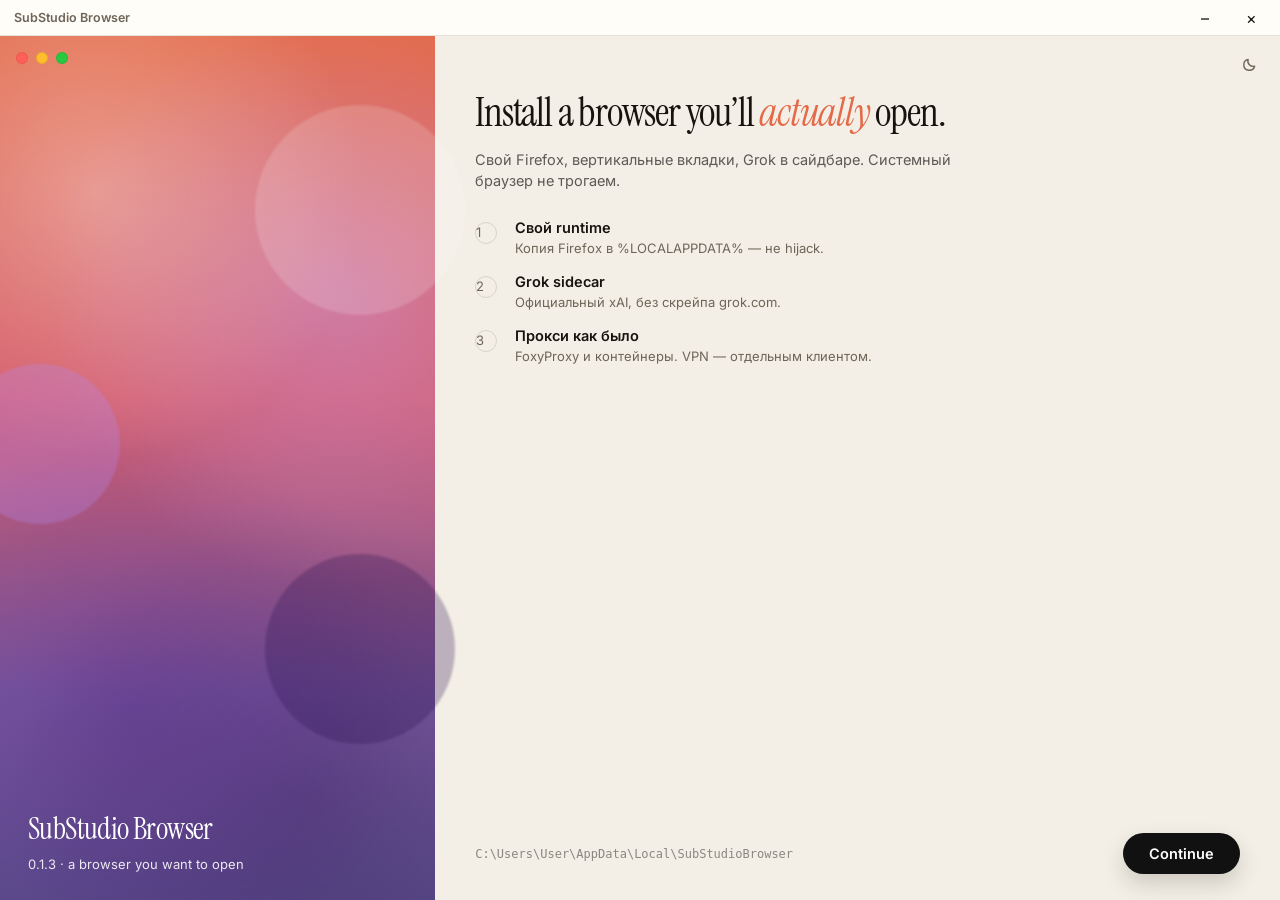
<file: setup/gui/ui/index.html>
<!DOCTYPE html>
<html lang="ru">
<head>
  <meta charset="utf-8">
  <meta name="viewport" content="width=device-width, initial-scale=1">
  <title>SubStudio Browser</title>
  <link rel="stylesheet" href="styles.css">
</head>
<body>
  <div class="stage">
    <section class="window" aria-label="SubStudio Browser installer">
      <header class="caption nodrag">
        <span class="caption-title">SubStudio Browser</span>
        <div class="caption-btns">
          <button type="button" id="btn-min" title="Minimize" aria-label="Minimize">–</button>
          <button type="button" id="btn-win-close" title="Close" aria-label="Close">×</button>
        </div>
      </header>
      <button class="theme-toggle nodrag" id="btn-theme" type="button" title="Theme" aria-label="Theme">
        <svg class="moon" width="16" height="16" viewBox="0 0 16 16" fill="none" aria-hidden="true">
          <path d="M12.6 10.2A5.4 5.4 0 0 1 6.1 3.4 5.5 5.5 0 1 0 12.6 10.2z" stroke="currentColor" stroke-width="1.4" stroke-linejoin="round"/>
        </svg>
        <svg class="sun" width="16" height="16" viewBox="0 0 16 16" fill="none" aria-hidden="true">
          <circle cx="8" cy="8" r="2.6" stroke="currentColor" stroke-width="1.4"/>
          <path d="M8 2.2v1.4M8 12.4v1.4M2.2 8h1.4M12.4 8h1.4M3.9 3.9l1 1M11.1 11.1l1 1M3.9 12.1l1-1M11.1 4.9l1-1" stroke="currentColor" stroke-width="1.4" stroke-linecap="round"/>
        </svg>
      </button>
      <aside class="art drag">
        <div class="traffic" aria-hidden="true">
          <b class="r"></b>
          <b class="y"></b>
          <b class="g"></b>
        </div>
        <i class="orb orb-a"></i>
        <i class="orb orb-b"></i>
        <i class="orb orb-c"></i>
        <div class="brand">
          <h2>SubStudio Browser</h2>
          <p><span id="ver">0.1.3</span> · a browser you want to open</p>
        </div>
      </aside>

      <main class="pane">
        <section class="screen on" id="screen-welcome">
          <h1>Install a browser you’ll <em>actually</em> open.</h1>
          <p class="lede">Свой Firefox, вертикальные вкладки, Grok в сайдбаре. Системный браузер не трогаем.</p>
          <ol class="features">
            <li>
              <span class="num">1</span>
              <div>
                <strong>Свой runtime</strong>
                <span>Копия Firefox в %LOCALAPPDATA% — не hijack.</span>
              </div>
            </li>
            <li>
              <span class="num">2</span>
              <div>
                <strong>Grok sidecar</strong>
                <span>Официальный xAI, без скрейпа grok.com.</span>
              </div>
            </li>
            <li>
              <span class="num">3</span>
              <div>
                <strong>Прокси как было</strong>
                <span>FoxyProxy и контейнеры. VPN — отдельным клиентом.</span>
              </div>
            </li>
          </ol>
          <div class="grow"></div>
          <div class="footer">
            <div class="path" id="dest-path">C:\Users\User\AppData\Local\SubStudioBrowser</div>
            <button class="primary nodrag" id="btn-continue" type="button">Continue</button>
          </div>
        </section>

        <section class="screen" id="screen-runtime">
          <h1>How should Grok live?</h1>
          <p class="lede">Unsigned sidecar на обычном Firefox Release не держится. Честный выбор.</p>
          <div class="cards nodrag">
            <button class="card on" type="button" data-mode="esr" id="card-esr">
              <span class="ico" aria-hidden="true">
                <svg width="18" height="18" viewBox="0 0 18 18" fill="none">
                  <path d="M9 2.2l1.2 3.4h3.6l-2.9 2.1 1.1 3.5L9 9.2 5.99 11.2l1.11-3.5-2.9-2.1h3.6L9 2.2z" fill="currentColor"/>
                </svg>
              </span>
              <span>
                <strong>Fetch Firefox ESR</strong>
                <span>Официальный ESR в папку SubStudio. Sidecar ставится. Рекомендуем.</span>
              </span>
            </button>
            <button class="card" type="button" data-mode="copy" id="card-copy">
              <span class="ico" aria-hidden="true">
                <svg width="18" height="18" viewBox="0 0 18 18" fill="none">
                  <rect x="6" y="5" width="8" height="10" rx="1.4" stroke="currentColor" stroke-width="1.4"/>
                  <path d="M4.2 12.2V3.8A1.2 1.2 0 0 1 5.4 2.6h6" stroke="currentColor" stroke-width="1.4"/>
                </svg>
              </span>
              <span>
                <strong>Copy the Firefox I already have</strong>
                <span>Быстрее. На Release сайдбар Grok может отвалиться.</span>
              </span>
            </button>
          </div>
          <div class="grow"></div>
          <div class="footer">
            <button class="link" id="btn-back" type="button">Back</button>
            <button class="primary" id="btn-install" type="button">Install SubStudio</button>
          </div>
        </section>

        <section class="screen" id="screen-installing">
          <h1>Putting the studio on this machine.</h1>
          <p class="status" id="install-status">Fetching Grok sidecar...</p>
          <div class="bar" aria-valuemin="0" aria-valuemax="100" aria-valuenow="8">
            <i id="bar-fill"></i>
          </div>
          <p class="hint" id="install-hint">Это не системный браузер. Можно закрыть окно — докачаем в фоне.</p>
          <div class="grow"></div>
          <div class="footer">
            <div class="meta">~90 MB · private profile</div>
            <div class="working" id="install-phase">Working</div>
            <div class="fail-actions" id="fail-actions" hidden>
              <button class="link nodrag" id="btn-fail-close" type="button">Close</button>
              <button class="primary nodrag" id="btn-retry" type="button">Retry</button>
            </div>
          </div>
        </section>

        <section class="screen" id="screen-done">
          <div class="done-mark" aria-hidden="true">
            <svg width="18" height="18" viewBox="0 0 18 18" fill="none">
              <path d="M4 9.2l3.2 3.2L14 5.6" stroke="currentColor" stroke-width="2" stroke-linecap="round" stroke-linejoin="round"/>
            </svg>
          </div>
          <h1>It’s yours.</h1>
          <p class="lede" id="done-copy">SubStudio Browser 0.1.3 готов. Обновления прилетят с GitHub Releases, не из магазина Mozilla.</p>
          <ul class="tips">
            <li>
              <i>⌘K</i>
              <span><strong>Ctrl+K</strong> — Командная строка, как в Dia.</span>
            </li>
            <li>
              <i>@</i>
              <span><strong>@tab</strong> — Grok видит вкладки, если разрешишь.</span>
            </li>
          </ul>
          <div class="grow"></div>
          <div class="footer">
            <button class="link" id="btn-folder" type="button">Open folder</button>
            <button class="primary" id="btn-launch" type="button">Launch SubStudio</button>
          </div>
        </section>
      </main>
    </section>
  </div>
  <script src="app.js"></script>
</body>
</html>
</file>
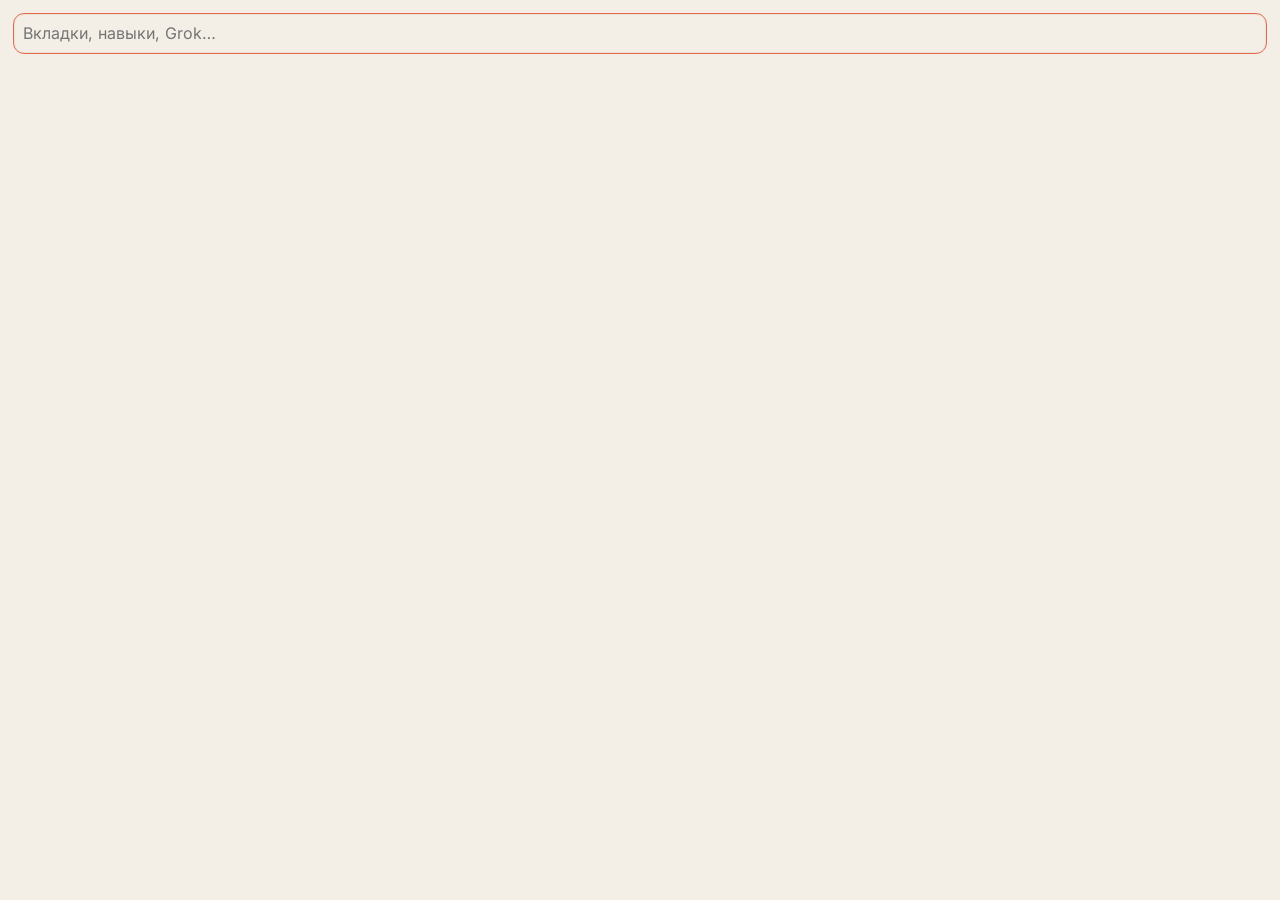
<file: extension/command/command.html>
<!DOCTYPE html>
<html lang="ru">
  <head>
    <meta charset="utf-8" />
    <title>Команды</title>
    <link rel="stylesheet" href="../ui.css" />
  </head>
  <body>
    <div class="cmd">
      <input id="q" type="text" placeholder="Вкладки, навыки, Grok…" autofocus />
      <div id="hits"></div>
    </div>
    <script type="module" src="command.js"></script>
  </body>
</html>
</file>
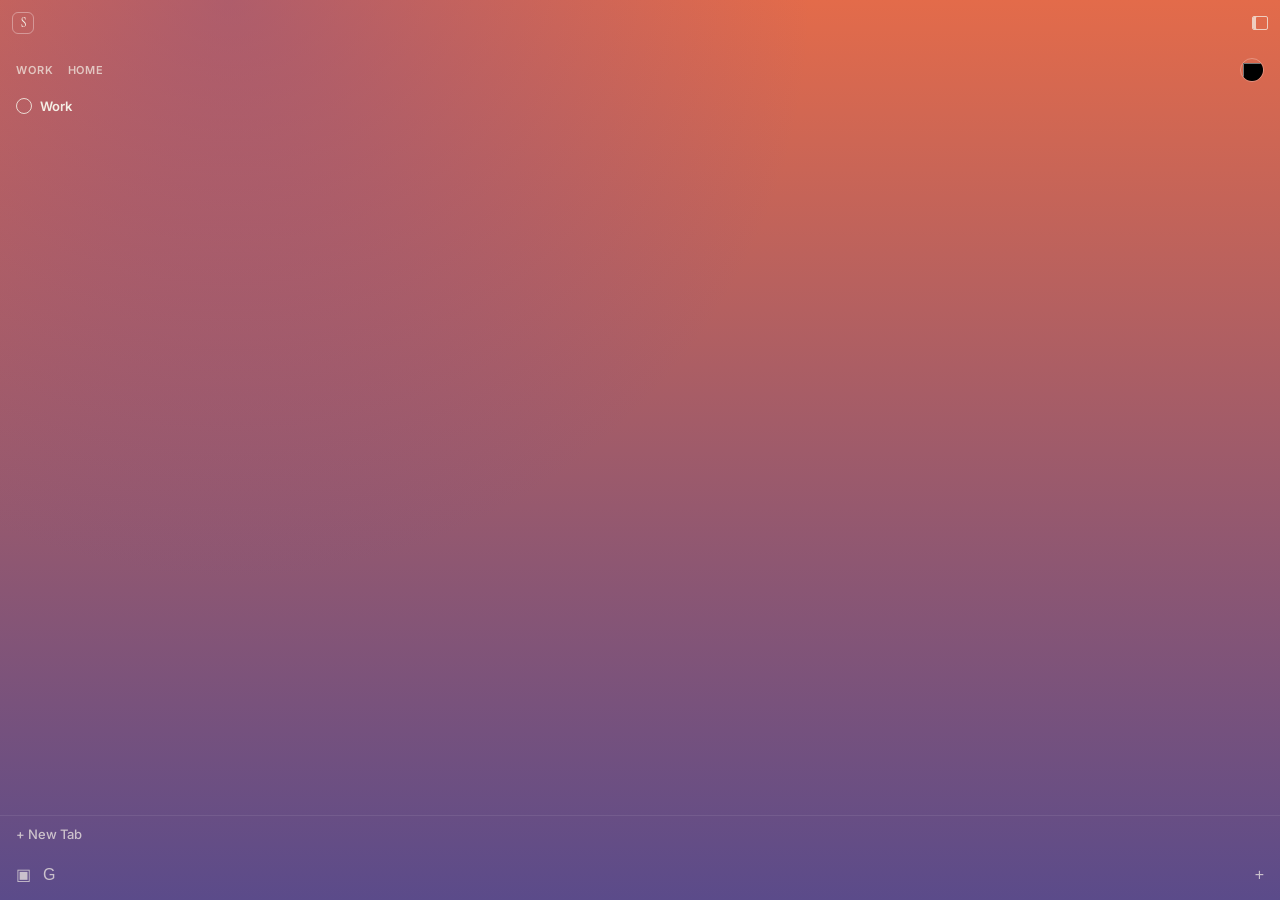
<file: extension/nav/nav.html>
<!DOCTYPE html>
<html lang="ru">
  <head>
    <meta charset="utf-8" />
    <title>Spaces</title>
    <link rel="stylesheet" href="nav.css" />
  </head>
  <body>
    <div class="spacebar" id="spacebar">
      <header class="tools">
        <button type="button" id="logo" title="SubStudio">S</button>
        <span class="grow"></span>
        <button type="button" id="collapse" title="Sidebar" aria-label="Collapse sidebar">
          <span class="win" aria-hidden="true"></span>
        </button>
      </header>

      <section class="pins" id="pins" aria-label="Pinned favorites"></section>

      <nav class="spaces" aria-label="Spaces">
        <button type="button" id="space-work" data-space="work">WORK</button>
        <button type="button" id="space-home" data-space="home">HOME</button>
        <span class="grow"></span>
        <label class="swatch" title="Space color">
          <input id="space-color" type="color" aria-label="Space color" />
        </label>
      </nav>

      <section class="list">
        <div class="space-head" id="space-head">
          <span class="globe" aria-hidden="true"></span>
          <span id="space-name">Work</span>
        </div>
        <div id="folders"></div>
        <div id="tabs"></div>
      </section>

      <button class="newtab" id="newtab" type="button">+ New Tab</button>

      <footer class="dock">
        <button type="button" id="library" title="Library" aria-label="Library">▣</button>
        <button type="button" id="grok-toggle" title="Grok (Ctrl+\\)" aria-label="Toggle Grok">G</button>
        <span class="grow"></span>
        <button type="button" id="add" title="Pin or new folder" aria-label="Add">+</button>
      </footer>
    </div>

    <menu id="menu" hidden>
      <button type="button" data-act="pin">Pin</button>
      <button type="button" data-act="unpin">Unpin</button>
      <button type="button" data-act="work">Move to Work</button>
      <button type="button" data-act="home">Move to Home</button>
      <button type="button" data-act="folder">Add to folder…</button>
      <button type="button" data-act="close">Close</button>
    </menu>

    <script type="module" src="nav.js"></script>
  </body>
</html>
</file>
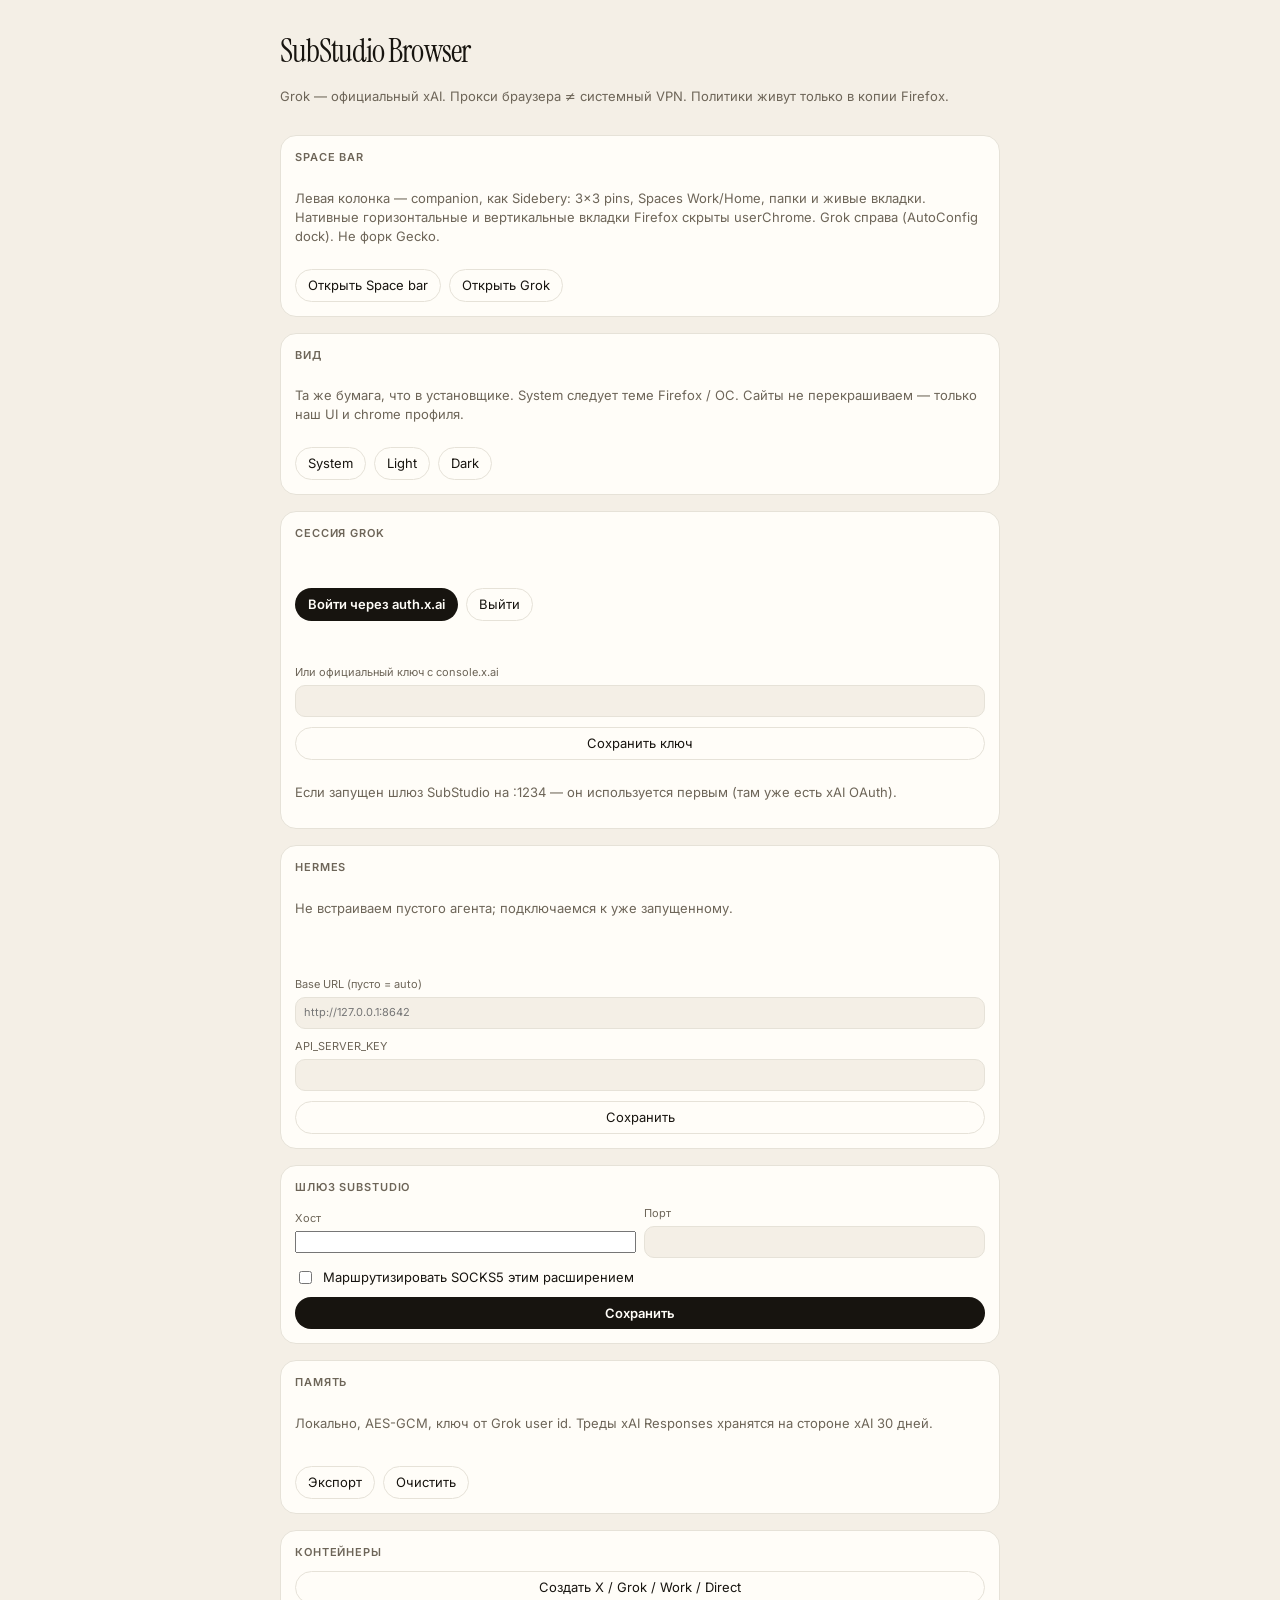
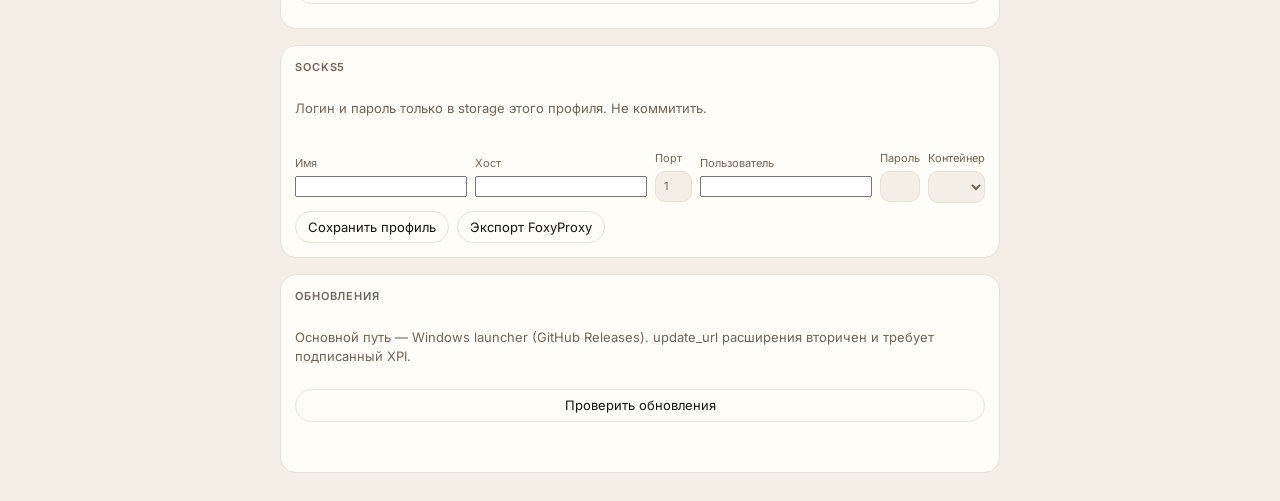
<file: extension/options/options.html>
<!DOCTYPE html>
<html lang="ru">
  <head>
    <meta charset="utf-8" />
    <title>SubStudio Browser</title>
    <link rel="stylesheet" href="../ui.css" />
  </head>
  <body>
    <main class="wrap">
      <header>
        <h1>SubStudio Browser <span class="muted" id="ver"></span></h1>
        <p class="muted">Grok — официальный xAI. Прокси браузера ≠ системный VPN. Политики живут только в копии Firefox.</p>
      </header>

      <section class="card">
        <h2>Space bar</h2>
        <p class="muted">Левая колонка — companion, как Sidebery: 3×3 pins, Spaces Work/Home, папки и живые вкладки. Нативные горизонтальные и вертикальные вкладки Firefox скрыты userChrome. Grok справа (AutoConfig dock). Не форк Gecko.</p>
        <div class="row">
          <button type="button" id="open-spaces">Открыть Space bar</button>
          <button type="button" id="open-grok">Открыть Grok</button>
        </div>
      </section>

      <section class="card">
        <h2>Вид</h2>
        <p class="muted">Та же бумага, что в установщике. System следует теме Firefox / ОС. Сайты не перекрашиваем — только наш UI и chrome профиля.</p>
        <div class="theme-picks">
          <button type="button" data-theme-mode="system">System</button>
          <button type="button" data-theme-mode="light">Light</button>
          <button type="button" data-theme-mode="dark">Dark</button>
        </div>
      </section>

      <section class="card">
        <h2>Сессия Grok</h2>
        <p id="session" class="muted"></p>
        <div class="row">
          <button id="login" class="primary" type="button">Войти через auth.x.ai</button>
          <button id="logout" type="button">Выйти</button>
        </div>
        <p id="device" class="mono"></p>
        <label class="field">Или официальный ключ с console.x.ai
          <input id="apikey" type="password" autocomplete="off" />
        </label>
        <button id="save-key" type="button">Сохранить ключ</button>
        <p class="muted">Если запущен шлюз SubStudio на :1234 — он используется первым (там уже есть xAI OAuth).</p>
      </section>

      <section class="card">
        <h2>Hermes</h2>
        <p class="muted">Не встраиваем пустого агента; подключаемся к уже запущенному.</p>
        <p id="hermes-status" class="muted"></p>
        <label class="field">Base URL (пусто = auto)
          <input id="hermes-url" type="text" placeholder="http://127.0.0.1:8642" />
        </label>
        <label class="field">API_SERVER_KEY
          <input id="hermes-key" type="password" autocomplete="off" />
        </label>
        <button id="save-hermes" type="button">Сохранить</button>
      </section>

      <section class="card">
        <h2>Шлюз SubStudio</h2>
        <div class="row">
          <label class="field">Хост<input id="host" /></label>
          <label class="field">Порт<input id="port" type="number" /></label>
        </div>
        <label class="row"><input id="proxy-enabled" type="checkbox" /> Маршрутизировать SOCKS5 этим расширением</label>
        <button id="save-settings" class="primary" type="button">Сохранить</button>
      </section>

      <section class="card">
        <h2>Память</h2>
        <p class="muted">Локально, AES-GCM, ключ от Grok user id. Треды xAI Responses хранятся на стороне xAI 30 дней.</p>
        <div id="notes"></div>
        <div class="row">
          <button id="export-mem" type="button">Экспорт</button>
          <button id="clear-mem" type="button">Очистить</button>
        </div>
      </section>

      <section class="card">
        <h2>Контейнеры</h2>
        <button id="ensure" type="button">Создать X / Grok / Work / Direct</button>
        <div id="containers"></div>
      </section>

      <section class="card">
        <h2>SOCKS5</h2>
        <p class="muted">Логин и пароль только в storage этого профиля. Не коммитить.</p>
        <div id="proxies"></div>
        <form id="proxy-form" class="row" style="flex-wrap:wrap">
          <input type="hidden" name="id" />
          <label class="field">Имя<input name="name" /></label>
          <label class="field">Хост<input name="host" required /></label>
          <label class="field">Порт<input name="port" type="number" value="1080" /></label>
          <label class="field">Пользователь<input name="username" autocomplete="off" /></label>
          <label class="field">Пароль<input name="password" type="password" autocomplete="new-password" /></label>
          <label class="field">Контейнер<select name="cookieStoreId" id="proxy-container"></select></label>
          <button type="submit">Сохранить профиль</button>
          <button id="export-foxy" type="button">Экспорт FoxyProxy</button>
        </form>
      </section>

      <section class="card">
        <h2>Обновления</h2>
        <p class="muted">Основной путь — Windows launcher (GitHub Releases). update_url расширения вторичен и требует подписанный XPI.</p>
        <button id="check-upd" type="button">Проверить обновления</button>
        <p id="upd" class="muted"></p>
      </section>
    </main>
    <script type="module" src="options.js"></script>
  </body>
</html>
</file>
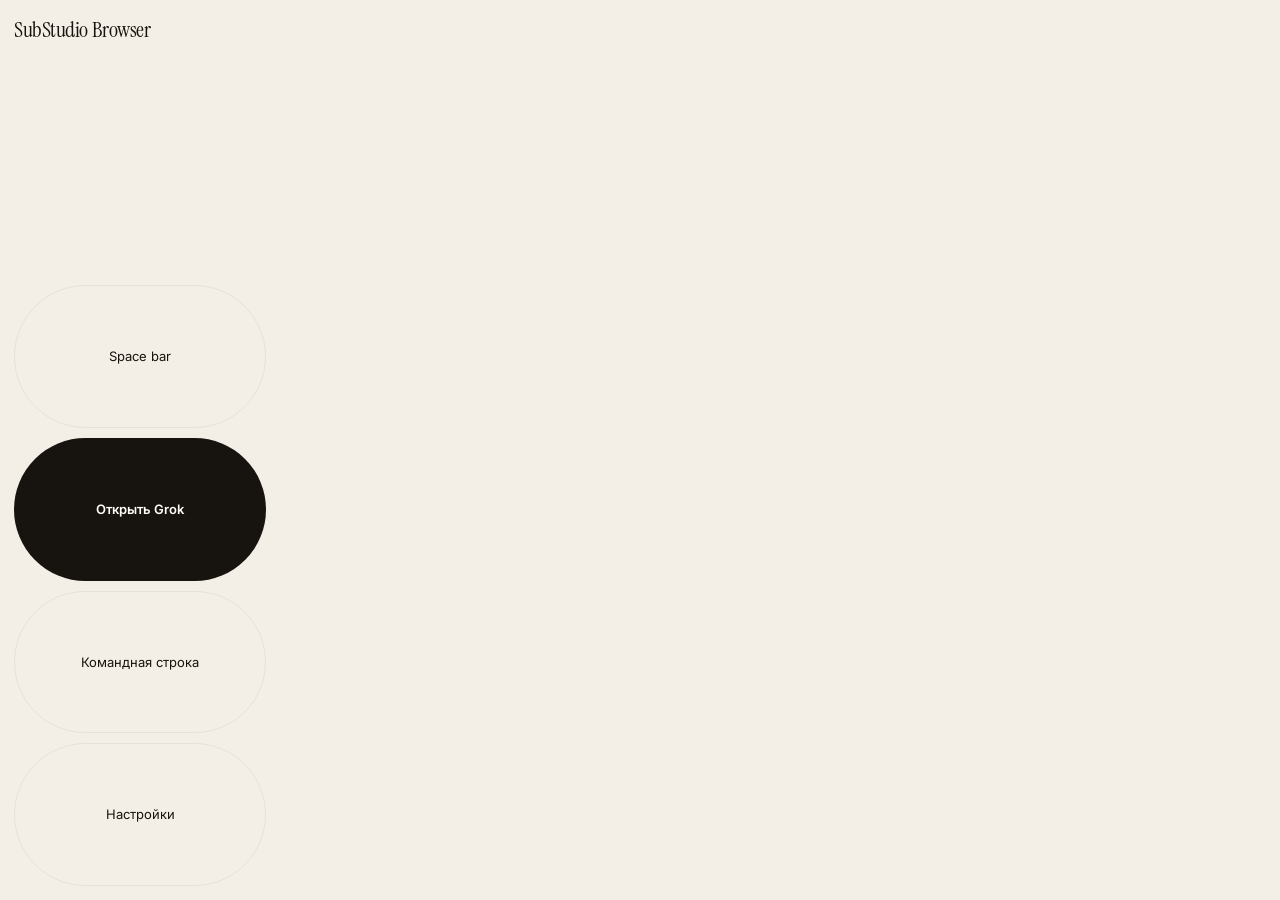
<file: extension/popup/popup.html>
<!DOCTYPE html>
<html lang="ru">
  <head>
    <meta charset="utf-8" />
    <title>SubStudio</title>
    <link rel="stylesheet" href="../ui.css" />
  </head>
  <body class="popup">
    <strong class="brand">SubStudio Browser</strong>
    <span id="s" class="muted"></span>
    <button id="spaces" type="button">Space bar</button>
    <button id="side" class="primary" type="button">Открыть Grok</button>
    <button id="cmd" type="button">Командная строка</button>
    <button id="opt" type="button">Настройки</button>
    <script type="module" src="popup.js"></script>
  </body>
</html>
</file>
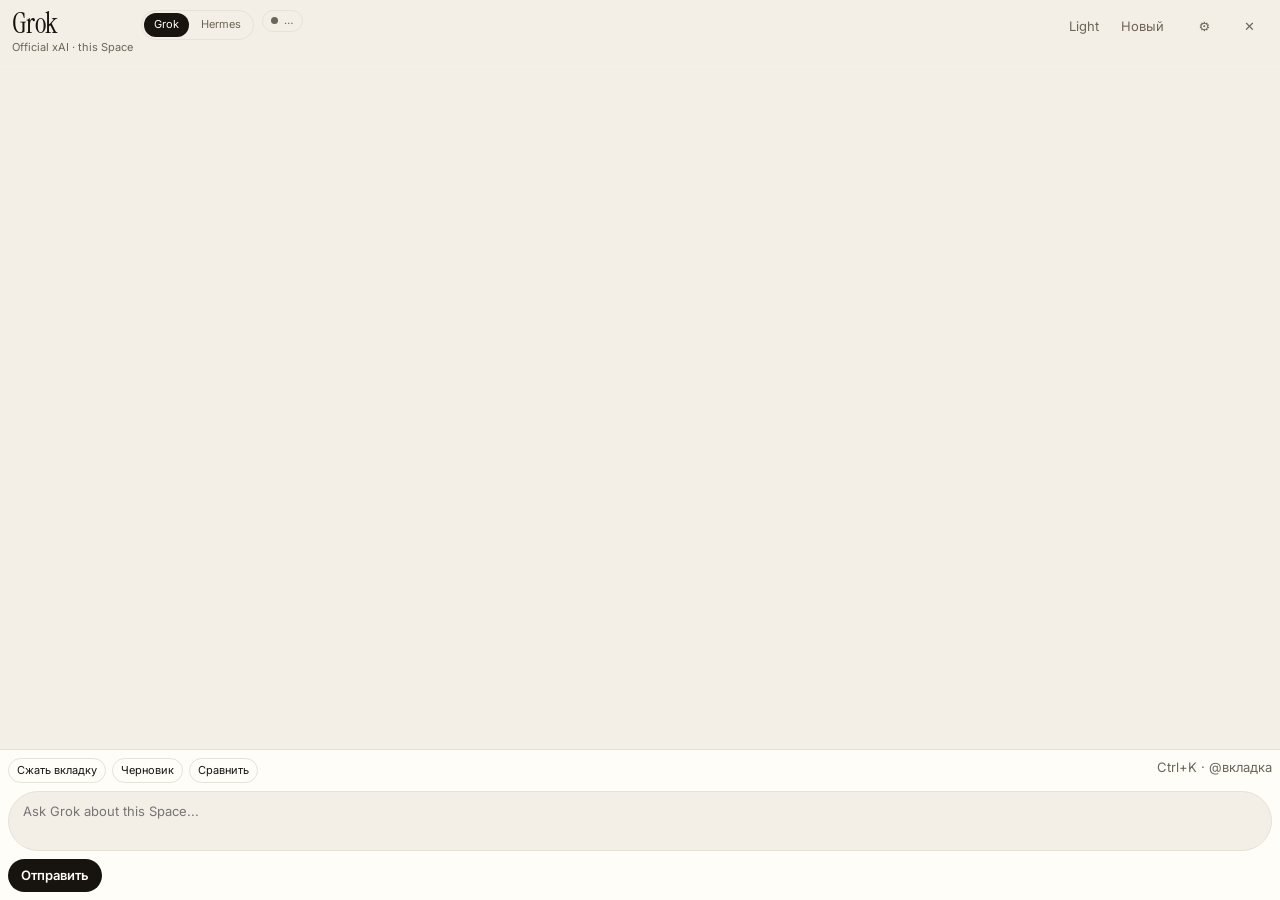
<file: extension/sidecar/sidecar.html>
<!DOCTYPE html>
<html lang="ru">
  <head>
    <meta charset="utf-8" />
    <title>Grok</title>
    <link rel="stylesheet" href="../ui.css" />
    <link rel="stylesheet" href="sidecar.css" />
  </head>
  <body>
    <div class="col grok-dock">
      <header class="top grok-top">
        <div class="grok-brand">
          <span class="brand" id="brand">Grok</span>
          <span class="subline" id="subline">Official xAI · this Space</span>
        </div>
        <div class="switch" id="assistant-switch" role="tablist" aria-label="Assistant">
          <button id="pick-grok" type="button" class="on">Grok</button>
          <button id="pick-hermes" type="button">Hermes</button>
        </div>
        <span class="chip"><span id="dot" class="dot"></span><span id="source">…</span></span>
        <span class="grow"></span>
        <button id="theme" class="ghost" data-theme-toggle data-theme-caption="en" type="button" title="Тема">Light</button>
        <button id="new" class="ghost" type="button">Новый</button>
        <button id="settings" class="ghost" type="button">⚙</button>
        <button id="close-grok" class="ghost" type="button" title="Close Grok">✕</button>
      </header>
      <div id="permits"></div>
      <div id="messages" class="messages"></div>
      <footer class="composer">
        <div class="skills">
          <button id="summarize" type="button">Сжать вкладку</button>
          <button id="draft" type="button">Черновик</button>
          <button id="compare" type="button">Сравнить</button>
          <span class="muted" style="margin-left:auto">Ctrl+K · @вкладка</span>
        </div>
        <textarea id="input" placeholder="Ask Grok about this Space..."></textarea>
        <div class="row">
          <button id="send" class="primary" type="button">Отправить</button>
          <span id="hint" class="muted"></span>
        </div>
      </footer>
    </div>
    <script type="module" src="sidecar.js"></script>
  </body>
</html>
</file>
<file: setup/gui/ui/styles.css>
@font-face {
  font-family: "Instrument Serif";
  font-style: normal;
  font-weight: 400;
  src: url("fonts/InstrumentSerif-Regular.ttf") format("truetype");
}
@font-face {
  font-family: "Instrument Serif";
  font-style: italic;
  font-weight: 400;
  src: url("fonts/InstrumentSerif-Italic.ttf") format("truetype");
}
@font-face {
  font-family: "Inter";
  font-style: normal;
  font-weight: 400;
  src:
    url("fonts/Inter-Regular.woff2") format("woff2"),
    url("fonts/Inter-Regular-Cyrillic.woff2") format("woff2");
  unicode-range: U+0000-00FF, U+0131, U+0152-0153, U+02BB-02BC, U+02C6, U+02DA, U+02DC, U+0304, U+0308, U+0329, U+2000-206F, U+20AC, U+2122, U+2191, U+2193, U+2212, U+2215, U+FEFF, U+FFFD;
}
@font-face {
  font-family: "Inter";
  font-style: normal;
  font-weight: 400;
  src: url("fonts/Inter-Regular-Cyrillic.woff2") format("woff2");
  unicode-range: U+0301, U+0400-045F, U+0490-0491, U+04B0-04B1, U+2116;
}
@font-face {
  font-family: "Inter";
  font-style: normal;
  font-weight: 500;
  src: url("fonts/Inter-Medium.woff2") format("woff2");
  unicode-range: U+0000-00FF, U+0131, U+0152-0153, U+02BB-02BC, U+02C6, U+02DA, U+02DC, U+0304, U+0308, U+0329, U+2000-206F, U+20AC, U+2122, U+2191, U+2193, U+2212, U+2215, U+FEFF, U+FFFD;
}
@font-face {
  font-family: "Inter";
  font-style: normal;
  font-weight: 500;
  src: url("fonts/Inter-Medium-Cyrillic.woff2") format("woff2");
  unicode-range: U+0301, U+0400-045F, U+0490-0491, U+04B0-04B1, U+2116;
}
@font-face {
  font-family: "Inter";
  font-style: normal;
  font-weight: 600;
  src: url("fonts/Inter-SemiBold.woff2") format("woff2");
  unicode-range: U+0000-00FF, U+0131, U+0152-0153, U+02BB-02BC, U+02C6, U+02DA, U+02DC, U+0304, U+0308, U+0329, U+2000-206F, U+20AC, U+2122, U+2191, U+2193, U+2212, U+2215, U+FEFF, U+FFFD;
}
@font-face {
  font-family: "Inter";
  font-style: normal;
  font-weight: 600;
  src: url("fonts/Inter-SemiBold-Cyrillic.woff2") format("woff2");
  unicode-range: U+0301, U+0400-045F, U+0490-0491, U+04B0-04B1, U+2116;
}

:root,
[data-theme="light"] {
  color-scheme: light;
  --paper: #F4EFE6;
  --paper-2: #FFFDF8;
  --ink: #17140F;
  --muted: #6D6558;
  --line: #e6e2d8;
  --coral: #E36B4A;
  --shadow: 0 22px 60px rgba(40, 24, 16, 0.18);
  --stage: #f3ebe3;
  --stage-warm: rgba(255, 176, 140, 0.42);
  --stage-cool: rgba(160, 176, 220, 0.35);
  --stage-grad: linear-gradient(180deg, #f6efe6 0%, #efe6dc 100%);
  --pill-bg: rgba(255, 252, 247, 0.72);
  --pill-line: rgba(255, 255, 255, 0.7);
  --pill-ink: #9a9590;
  --pill-on-bg: #111;
  --pill-on-ink: #fff;
  --lede: #5c5a56;
  --num-line: #d9d4ca;
  --num-ink: #6b6760;
  --path: #8a8680;
  --link: #222;
  --btn: #111;
  --btn-ink: #fff;
  --btn-shadow: 0 10px 22px rgba(0, 0, 0, 0.16);
  --card: #fff;
  --card-on: #111;
  --ico: #f4f1ea;
  --status: #6f6c67;
  --bar: #ece8e1;
  --working: #3a3936;
  --done: #111;
  --done-ink: #fff;
  --tip: #444;
  --tip-ico: #f3f0ea;
  --art: linear-gradient(180deg, #E36B4A 0%, #d45b6a 42%, #7a5aa0 76%, #5B4B8A 100%);
}

[data-theme="dark"] {
  color-scheme: dark;
  --paper: #1A1612;
  --paper-2: #221C16;
  --ink: #F4EFE6;
  --muted: #B5AA9A;
  --line: #3a342e;
  --coral: #F08A68;
  --shadow: 0 22px 60px rgba(0, 0, 0, 0.5);
  --stage: #0c0a09;
  --stage-warm: rgba(180, 80, 50, 0.22);
  --stage-cool: rgba(70, 50, 110, 0.28);
  --stage-grad: linear-gradient(180deg, #16120f 0%, #0e0c0a 100%);
  --pill-bg: rgba(28, 24, 20, 0.78);
  --pill-line: rgba(255, 255, 255, 0.08);
  --pill-ink: #8a837a;
  --pill-on-bg: #f4efe6;
  --pill-on-ink: #14110e;
  --lede: #c8c0b4;
  --num-line: #3a342e;
  --num-ink: #b4ada4;
  --path: #8a837a;
  --link: #f4efe6;
  --btn: #f4efe6;
  --btn-ink: #14110e;
  --btn-shadow: 0 10px 22px rgba(0, 0, 0, 0.35);
  --card: #1c1814;
  --card-on: #f4efe6;
  --ico: #241f1a;
  --status: #c8c0b4;
  --bar: #2a241e;
  --working: #f4efe6;
  --done: #f4efe6;
  --done-ink: #14110e;
  --tip: #d8d0c6;
  --tip-ico: #241f1a;
  --art: linear-gradient(180deg, #F08A68 0%, #c45a58 48%, #5B4B8A 100%);
}

* { box-sizing: border-box; }
html, body {
  margin: 0;
  height: 100%;
  overflow: hidden;
  background: var(--stage);
  color: var(--ink);
  font-family: "Inter", "Segoe UI", sans-serif;
  -webkit-font-smoothing: antialiased;
  user-select: none;
}
button { font-family: inherit; }

.stage {
  height: 100%;
  padding: 0;
  display: flex;
  flex-direction: column;
  background: var(--paper);
}

.window {
  width: 100%;
  flex: 1;
  min-height: 0;
  display: flex;
  flex-wrap: wrap;
  align-content: stretch;
  background: var(--paper);
  border-radius: 0;
  overflow: hidden;
  position: relative;
}

.caption {
  flex: 0 0 100%;
  width: 100%;
  height: 36px;
  display: flex;
  align-items: center;
  justify-content: space-between;
  padding: 0 6px 0 14px;
  background: var(--paper-2);
  border-bottom: 1px solid var(--line);
  z-index: 8;
}
.caption-title {
  font-size: 12.5px;
  font-weight: 600;
  color: var(--muted);
}
.caption-btns {
  display: flex;
  height: 100%;
}
.caption-btns button {
  appearance: none;
  border: 0;
  background: transparent;
  color: var(--ink);
  width: 46px;
  height: 36px;
  font-size: 16px;
  line-height: 1;
  cursor: pointer;
}
.caption-btns button:hover { background: var(--line); }
#btn-win-close:hover { background: #c42b1c; color: #fff; }

.traffic {
  position: absolute;
  top: 16px;
  left: 16px;
  z-index: 5;
  display: flex;
  gap: 8px;
  pointer-events: none;
}
.traffic b {
  width: 12px;
  height: 12px;
  border-radius: 50%;
  display: block;
  box-shadow: inset 0 0 0 1px rgba(0, 0, 0, 0.08);
}
.traffic .r { background: #ff5f57; cursor: pointer; }
.traffic .y { background: #febc2e; cursor: pointer; }
.traffic .g { background: #28c840; }

.theme-toggle {
  position: absolute;
  top: 48px;
  right: 14px;
  z-index: 6;
  width: 32px;
  height: 32px;
  border: 0;
  border-radius: 999px;
  background: transparent;
  color: var(--muted);
  cursor: pointer;
  display: grid;
  place-items: center;
}
.theme-toggle:hover { background: var(--paper-2); color: var(--ink); }
.theme-toggle .sun { display: none; }
[data-theme="dark"] .theme-toggle .moon { display: none; }
[data-theme="dark"] .theme-toggle .sun { display: block; }

.art {
  width: 34%;
  min-width: 250px;
  height: calc(100% - 36px);
  position: relative;
  background:
    radial-gradient(circle at 22% 18%, rgba(255, 255, 255, 0.34), transparent 34%),
    radial-gradient(circle at 78% 30%, rgba(196, 164, 255, 0.42), transparent 42%),
    radial-gradient(circle at 30% 78%, rgba(88, 40, 140, 0.38), transparent 38%),
    radial-gradient(circle at 70% 88%, rgba(40, 16, 72, 0.28), transparent 36%),
    var(--art);
}
.orb {
  position: absolute;
  border-radius: 50%;
  pointer-events: none;
  filter: blur(1px);
}
.orb-a {
  width: 210px;
  height: 210px;
  top: 8%;
  right: -30px;
  background: rgba(255, 255, 255, 0.16);
}
.orb-b {
  width: 160px;
  height: 160px;
  top: 38%;
  left: -40px;
  background: rgba(180, 140, 255, 0.28);
}
.orb-c {
  width: 190px;
  height: 190px;
  bottom: 18%;
  right: -20px;
  background: rgba(40, 16, 80, 0.28);
}
.brand {
  position: absolute;
  left: 28px;
  right: 20px;
  bottom: 28px;
  color: #fff;
}
.brand h2 {
  margin: 0;
  font-family: "Instrument Serif", Georgia, serif;
  font-size: 30px;
  font-weight: 400;
  letter-spacing: -0.02em;
}
.brand p {
  margin: 8px 0 0;
  font-size: 13px;
  opacity: 0.88;
}

.pane {
  flex: 1;
  min-width: 0;
  height: calc(100% - 36px);
  display: flex;
  flex-direction: column;
  padding: 54px 40px 26px;
  background: var(--paper);
}
.pane h1 {
  margin: 0;
  font-family: "Instrument Serif", Georgia, serif;
  font-size: 40px;
  line-height: 1.12;
  font-weight: 400;
  letter-spacing: -0.03em;
}
.pane h1 em {
  font-style: italic;
  color: var(--coral);
}
.lede {
  margin: 14px 0 0;
  color: var(--lede);
  font-size: 14.5px;
  line-height: 1.45;
  max-width: 36em;
}

.features {
  list-style: none;
  margin: 28px 0 0;
  padding: 0;
  display: flex;
  flex-direction: column;
  gap: 16px;
}
.features li {
  display: grid;
  grid-template-columns: 28px 1fr;
  gap: 12px;
  align-items: start;
}
.num {
  width: 22px;
  height: 22px;
  border-radius: 50%;
  border: 1px solid var(--num-line);
  display: grid;
  place-items: center;
  font-size: 11px;
  color: var(--num-ink);
  margin-top: 2px;
}
.features strong {
  display: block;
  font-size: 14.5px;
  font-weight: 600;
}
.features span {
  display: block;
  margin-top: 3px;
  color: var(--muted);
  font-size: 13px;
  line-height: 1.4;
}

.grow { flex: 1; }
.footer {
  display: flex;
  align-items: center;
  justify-content: space-between;
  flex-wrap: wrap;
  gap: 16px;
  margin-top: 22px;
}
.path {
  font-family: "Cascadia Mono", "Consolas", "SFMono-Regular", ui-monospace, monospace;
  font-size: 12px;
  color: var(--path);
  overflow: hidden;
  text-overflow: ellipsis;
  white-space: nowrap;
}
.link {
  appearance: none;
  border: 0;
  background: none;
  color: var(--link);
  font-size: 14.5px;
  font-weight: 500;
  cursor: pointer;
  padding: 8px 4px;
}
.link:hover { opacity: 0.7; }
.primary {
  appearance: none;
  border: 0;
  background: var(--btn);
  color: var(--btn-ink);
  font-size: 14.5px;
  font-weight: 600;
  padding: 12px 26px;
  border-radius: 999px;
  cursor: pointer;
  box-shadow: var(--btn-shadow);
}
.primary:hover { transform: translateY(-1px); }
.primary:disabled { opacity: 0.45; cursor: default; transform: none; }

.cards {
  display: flex;
  flex-direction: column;
  gap: 12px;
  margin-top: 26px;
}
.card {
  display: flex;
  gap: 14px;
  align-items: flex-start;
  text-align: left;
  width: 100%;
  padding: 16px 16px 16px 14px;
  border-radius: 16px;
  border: 1px solid var(--line);
  background: var(--card);
  color: var(--ink);
  cursor: pointer;
}
.card.on {
  border: 2px solid var(--card-on);
  padding: 15px 15px 15px 13px;
}
.card .ico {
  width: 34px;
  height: 34px;
  border-radius: 10px;
  display: grid;
  place-items: center;
  background: var(--ico);
  flex-shrink: 0;
  color: var(--ink);
}
.card strong {
  display: block;
  font-size: 15px;
  font-weight: 600;
}
.card span {
  display: block;
  margin-top: 4px;
  color: var(--muted);
  font-size: 13px;
  line-height: 1.4;
}

.status {
  margin: 18px 0 0;
  color: var(--status);
  font-size: 18px;
  font-weight: 500;
}
.bar {
  margin-top: 28px;
  height: 4px;
  border-radius: 999px;
  background: var(--bar);
  overflow: hidden;
}
.bar > i {
  display: block;
  height: 100%;
  width: 0;
  border-radius: inherit;
  background: linear-gradient(90deg, #E36B4A, #5B4B8A);
  transition: width 0.35s ease;
}
.hint {
  margin: 16px 0 0;
  color: var(--muted);
  font-size: 13.5px;
  line-height: 1.45;
}
.meta {
  color: var(--muted);
  font-size: 13px;
}
.working {
  font-weight: 650;
  color: var(--working);
}
.fail-actions {
  display: flex;
  align-items: center;
  gap: 12px;
}
.fail-actions[hidden] { display: none; }

.done-mark {
  width: 42px;
  height: 42px;
  border-radius: 50%;
  background: var(--done);
  color: var(--done-ink);
  display: grid;
  place-items: center;
  margin-bottom: 18px;
}
.tips {
  list-style: none;
  margin: 26px 0 0;
  padding: 0;
  display: flex;
  flex-direction: column;
  gap: 14px;
}
.tips li {
  display: flex;
  gap: 12px;
  align-items: center;
  color: var(--tip);
  font-size: 14px;
}
.tips i {
  width: 34px;
  height: 28px;
  border-radius: 8px;
  background: var(--tip-ico);
  display: grid;
  place-items: center;
  font-style: normal;
  font-weight: 600;
  font-size: 13px;
}

.screen { display: none; height: 100%; flex-direction: column; }
.screen.on { display: flex; }
.err { color: #b42318; }

.drag { -webkit-app-region: drag; }
.nodrag { -webkit-app-region: no-drag; }
</file>
<file: extension/ui.css>
@font-face {
  font-family: "Instrument Serif";
  font-style: normal;
  font-weight: 400;
  src: url("fonts/InstrumentSerif-Regular.ttf") format("truetype");
}
@font-face {
  font-family: "Instrument Serif";
  font-style: italic;
  font-weight: 400;
  src: url("fonts/InstrumentSerif-Italic.ttf") format("truetype");
}
@font-face {
  font-family: "Inter";
  font-style: normal;
  font-weight: 400;
  src: url("fonts/Inter-Regular.woff2") format("woff2");
  unicode-range: U+0000-00FF, U+0131, U+0152-0153, U+02BB-02BC, U+02C6, U+02DA, U+02DC, U+0304, U+0308, U+0329, U+2000-206F, U+20AC, U+2122, U+2191, U+2193, U+2212, U+2215, U+FEFF, U+FFFD;
}
@font-face {
  font-family: "Inter";
  font-style: normal;
  font-weight: 400;
  src: url("fonts/Inter-Regular-Cyrillic.woff2") format("woff2");
  unicode-range: U+0301, U+0400-045F, U+0490-0491, U+04B0-04B1, U+2116;
}
@font-face {
  font-family: "Inter";
  font-style: normal;
  font-weight: 500;
  src: url("fonts/Inter-Medium.woff2") format("woff2");
  unicode-range: U+0000-00FF, U+0131, U+0152-0153, U+02BB-02BC, U+02C6, U+02DA, U+02DC, U+0304, U+0308, U+0329, U+2000-206F, U+20AC, U+2122, U+2191, U+2193, U+2212, U+2215, U+FEFF, U+FFFD;
}
@font-face {
  font-family: "Inter";
  font-style: normal;
  font-weight: 500;
  src: url("fonts/Inter-Medium-Cyrillic.woff2") format("woff2");
  unicode-range: U+0301, U+0400-045F, U+0490-0491, U+04B0-04B1, U+2116;
}
@font-face {
  font-family: "Inter";
  font-style: normal;
  font-weight: 600;
  src: url("fonts/Inter-SemiBold.woff2") format("woff2");
  unicode-range: U+0000-00FF, U+0131, U+0152-0153, U+02BB-02BC, U+02C6, U+02DA, U+02DC, U+0304, U+0308, U+0329, U+2000-206F, U+20AC, U+2122, U+2191, U+2193, U+2212, U+2215, U+FEFF, U+FFFD;
}
@font-face {
  font-family: "Inter";
  font-style: normal;
  font-weight: 600;
  src: url("fonts/Inter-SemiBold-Cyrillic.woff2") format("woff2");
  unicode-range: U+0301, U+0400-045F, U+0490-0491, U+04B0-04B1, U+2116;
}

:root,
[data-theme="light"] {
  color-scheme: light;
  --paper: #F4EFE6;
  --paper-2: #FFFDF8;
  --ink: #17140F;
  --muted: #6D6558;
  --line: #e6e2d8;
  --coral: #E36B4A;
  --accent: #E36B4A;
  --accent-2: #5B4B8A;
  --ok: #3d8b5c;
  --warn: #c4922a;
  --bad: #b42318;
  --btn: #17140F;
  --btn-ink: #FFFDF8;
  --hit: #efe8de;
  --font: "Inter", "Segoe UI", system-ui, sans-serif;
  --serif: "Instrument Serif", Georgia, serif;
  --mono: "Cascadia Mono", "Consolas", ui-monospace, monospace;
}

[data-theme="dark"] {
  color-scheme: dark;
  --paper: #1A1612;
  --paper-2: #221C16;
  --ink: #F4EFE6;
  --muted: #B5AA9A;
  --line: #3a342e;
  --coral: #F08A68;
  --accent: #F08A68;
  --accent-2: #c4b5e8;
  --ok: #8fbf7f;
  --warn: #e3b341;
  --bad: #e07068;
  --btn: #F4EFE6;
  --btn-ink: #17140F;
  --hit: #2a241e;
}

* { box-sizing: border-box; }
html, body {
  margin: 0;
  height: 100%;
  background: var(--paper);
  color: var(--ink);
  font: 13px/1.45 var(--font);
}
button, input, textarea, select { font: inherit; color: inherit; }
a { color: var(--accent-2); }

.col { display: flex; flex-direction: column; height: 100%; }
.row { display: flex; gap: 8px; align-items: center; }
.grow { flex: 1; min-height: 0; }
.pad { padding: 10px 12px; }
.muted { color: var(--muted); }
.warn { color: var(--warn); }
.ok { color: var(--ok); }
.bad { color: var(--bad); }
.mono { font-family: var(--mono); font-size: 12px; }

.top {
  display: flex;
  align-items: center;
  gap: 8px;
  padding: 10px 12px;
  border-bottom: 1px solid var(--line);
  background: var(--paper-2);
}
.brand {
  font-family: var(--serif);
  font-size: 20px;
  font-weight: 400;
  letter-spacing: -0.02em;
}
.chip {
  display: inline-flex;
  align-items: center;
  gap: 6px;
  border: 1px solid var(--line);
  border-radius: 999px;
  padding: 2px 8px;
  font-size: 11px;
  color: var(--muted);
}
.dot { width: 7px; height: 7px; border-radius: 50%; background: var(--muted); }
.dot.on { background: var(--ok); }
.dot.off { background: var(--bad); }

button {
  background: transparent;
  border: 1px solid var(--line);
  border-radius: 999px;
  padding: 6px 12px;
  cursor: pointer;
}
button.primary {
  background: var(--btn);
  color: var(--btn-ink);
  border-color: transparent;
  font-weight: 650;
}
button.ghost { border-color: transparent; color: var(--muted); }
button:disabled { opacity: 0.45; cursor: not-allowed; }
button[data-theme-toggle] {
  width: 32px;
  height: 32px;
  padding: 0;
  border-radius: 999px;
}

.messages {
  flex: 1;
  overflow: auto;
  padding: 12px;
  display: flex;
  flex-direction: column;
  gap: 12px;
}
.msg { max-width: 100%; }
.msg.user .bubble { color: var(--muted); }
.msg.assistant .bubble { color: var(--ink); }
.bubble { white-space: pre-wrap; word-break: break-word; }
.cite {
  display: block;
  font-size: 11px;
  color: var(--accent-2);
  margin-top: 4px;
}

.composer {
  border-top: 1px solid var(--line);
  padding: 8px;
  display: grid;
  gap: 8px;
  background: var(--paper-2);
}
textarea {
  width: 100%;
  min-height: 56px;
  resize: none;
  background: var(--paper);
  border: 1px solid var(--line);
  border-radius: 12px;
  padding: 8px;
}
textarea:focus, input:focus, select:focus { outline: 1px solid var(--coral); }

.skills { display: flex; flex-wrap: wrap; gap: 6px; }
.skills button { font-size: 11px; padding: 4px 8px; }

.permit {
  margin: 8px 12px;
  padding: 8px 10px;
  border: 1px solid var(--warn);
  border-radius: 12px;
  display: flex;
  justify-content: space-between;
  gap: 8px;
  align-items: center;
  background: var(--paper-2);
}

.cmd {
  padding: 14px;
  display: grid;
  gap: 10px;
  background: var(--paper);
}
.cmd input {
  width: 100%;
  background: var(--paper-2);
  border: 1px solid var(--line);
  border-radius: 12px;
  padding: 12px 14px;
  font-size: 16px;
}
.hit {
  padding: 8px 10px;
  border-radius: 10px;
  cursor: pointer;
}
.hit:hover, .hit.active { background: var(--hit); }
.hit b { font-weight: 600; }
.hit span { color: var(--muted); font-size: 12px; display: block; }

.wrap { max-width: 760px; margin: 0 auto; padding: 28px 20px; display: grid; gap: 16px; }
.card {
  border: 1px solid var(--line);
  border-radius: 16px;
  padding: 14px;
  display: grid;
  gap: 10px;
  background: var(--paper-2);
}
label.field { display: grid; gap: 4px; font-size: 11px; color: var(--muted); flex: 1; }
input[type="text"], input[type="number"], input[type="password"], select {
  background: var(--paper);
  border: 1px solid var(--line);
  border-radius: 10px;
  padding: 7px 8px;
  width: 100%;
}
.item { border-top: 1px solid var(--line); padding-top: 8px; display: grid; gap: 6px; }
h1 {
  font-family: var(--serif);
  font-size: 32px;
  font-weight: 400;
  letter-spacing: -0.03em;
  margin: 0;
}
h2 {
  font-size: 11px;
  letter-spacing: 0.08em;
  text-transform: uppercase;
  color: var(--muted);
  margin: 0;
}

.theme-picks { display: flex; gap: 8px; flex-wrap: wrap; }
.theme-picks button.on {
  background: var(--btn);
  color: var(--btn-ink);
  border-color: transparent;
}

.popup {
  width: 280px;
  padding: 14px;
  display: grid;
  gap: 10px;
  background: var(--paper);
}
.popup .brand { font-size: 22px; }
</file>
<file: extension/nav/nav.css>
@font-face {
  font-family: "Instrument Serif";
  font-style: normal;
  font-weight: 400;
  src: url("../fonts/InstrumentSerif-Regular.ttf") format("truetype");
}
@font-face {
  font-family: "Inter";
  font-style: normal;
  font-weight: 400;
  src: url("../fonts/Inter-Regular.woff2") format("woff2");
}
@font-face {
  font-family: "Inter";
  font-style: normal;
  font-weight: 500;
  src: url("../fonts/Inter-Medium.woff2") format("woff2");
}
@font-face {
  font-family: "Inter";
  font-style: normal;
  font-weight: 600;
  src: url("../fonts/Inter-SemiBold.woff2") format("woff2");
}

:root {
  --from: #E36B4A;
  --to: #5B4B8A;
  --ink: #F4EFE6;
  --muted: rgba(244, 239, 230, 0.72);
  --tile: rgba(23, 20, 15, 0.28);
  --folder: #5B4B8A;
  font-family: Inter, "Segoe UI", system-ui, sans-serif;
}

html,
body {
  margin: 0;
  height: 100%;
  background: transparent;
  color: var(--ink);
}

.spacebar {
  height: 100%;
  display: flex;
  flex-direction: column;
  background:
    radial-gradient(circle at 18% 0%, rgba(90, 70, 160, 0.38), transparent 42%),
    linear-gradient(180deg, var(--from) 0%, var(--to) 100%);
}

.tools {
  display: flex;
  align-items: center;
  gap: 6px;
  padding: 12px 12px 4px;
}

.tools button {
  appearance: none;
  border: 0;
  background: transparent;
  color: var(--ink);
  cursor: pointer;
  padding: 0;
}

#logo {
  width: 22px;
  height: 22px;
  border: 1px solid rgba(255, 255, 255, 0.35);
  border-radius: 6px;
  font-family: "Instrument Serif", Georgia, serif;
  font-size: 13px;
  line-height: 20px;
}

.win {
  display: block;
  width: 14px;
  height: 12px;
  border: 1.4px solid var(--ink);
  border-radius: 2px;
  opacity: 0.75;
  box-shadow: inset 3px 0 0 0 var(--ink);
}

.grow {
  flex: 1;
}

.pins {
  display: grid;
  grid-template-columns: repeat(3, 1fr);
  gap: 8px;
  padding: 10px 12px 8px;
}

.pin {
  aspect-ratio: 1;
  border: 0;
  border-radius: 14px;
  background: var(--tile);
  box-shadow:
    inset 0 1px 4px rgba(0, 0, 0, 0.45),
    inset 0 0 0 1px rgba(255, 255, 255, 0.06);
  display: grid;
  place-items: center;
  cursor: pointer;
  padding: 0;
  color: var(--ink);
  font: 650 12px/1 Inter, sans-serif;
}

.pin img {
  width: 22px;
  height: 22px;
  border-radius: 5px;
}

.pin.empty {
  opacity: 0.55;
}

.pin.active {
  box-shadow:
    inset 0 1px 4px rgba(0, 0, 0, 0.45),
    inset 0 0 0 1px rgba(255, 255, 255, 0.18);
}

.spaces {
  display: flex;
  gap: 14px;
  padding: 2px 16px 10px;
}

.spaces button {
  appearance: none;
  border: 0;
  background: transparent;
  color: var(--muted);
  font: 650 11px/1 Inter, sans-serif;
  letter-spacing: 0.08em;
  cursor: pointer;
  padding: 0;
}

.spaces button.on,
.spaces button:hover {
  color: var(--ink);
}

.swatch {
  width: 22px;
  height: 22px;
  border-radius: 999px;
  overflow: hidden;
  border: 1px solid rgba(255, 255, 255, 0.28);
  display: grid;
  place-items: center;
}

.spacebar.light .swatch {
  border-color: rgba(23, 20, 15, 0.18);
}

.swatch input {
  width: 32px;
  height: 32px;
  border: 0;
  padding: 0;
  background: transparent;
  cursor: pointer;
}

.spacebar.light .pin {
  box-shadow:
    inset 0 1px 4px rgba(23, 20, 15, 0.12),
    inset 0 0 0 1px rgba(23, 20, 15, 0.08);
}

.spacebar.light .row:hover,
.spacebar.light .row.active {
  background: rgba(23, 20, 15, 0.06);
}

.spacebar.light .newtab {
  border-top-color: rgba(23, 20, 15, 0.08);
}

.list {
  flex: 1;
  overflow: auto;
  padding: 0 8px 8px;
}

.space-head {
  display: flex;
  align-items: center;
  gap: 8px;
  padding: 6px 8px 10px;
  font-weight: 650;
  font-size: 13px;
}

.globe {
  width: 14px;
  height: 14px;
  border: 1.5px solid var(--ink);
  border-radius: 50%;
  display: inline-block;
  opacity: 0.85;
}

.row {
  display: flex;
  align-items: center;
  gap: 8px;
  width: 100%;
  border: 0;
  background: transparent;
  color: var(--ink);
  font: 500 13px/1.2 Inter, sans-serif;
  padding: 7px 8px;
  border-radius: 10px;
  cursor: pointer;
  text-align: left;
}

.row:hover,
.row.active {
  background: rgba(255, 255, 255, 0.08);
}

.row img {
  width: 16px;
  height: 16px;
  border-radius: 4px;
}

.row .close {
  margin-left: auto;
  opacity: 0;
  border: 0;
  background: transparent;
  color: var(--muted);
  cursor: pointer;
  font-size: 14px;
  padding: 0 2px;
}

.row:hover .close,
.row.active .close {
  opacity: 1;
}

.folder-ico {
  width: 16px;
  height: 13px;
  border-radius: 3px 3px 2px 2px;
  background: var(--folder);
  box-shadow: 0 -2px 0 0 color-mix(in srgb, var(--folder) 70%, white);
  flex: 0 0 auto;
}

.muted {
  color: var(--muted);
}

.nested {
  padding-left: 18px;
}

.newtab {
  appearance: none;
  border: 0;
  border-top: 1px solid rgba(255, 255, 255, 0.08);
  background: transparent;
  color: var(--muted);
  font: 500 13px/1 Inter, sans-serif;
  padding: 12px 16px;
  text-align: left;
  cursor: pointer;
}

.newtab:hover {
  color: var(--ink);
}

.dock {
  display: flex;
  align-items: center;
  padding: 8px 10px 12px;
}

.dock button {
  appearance: none;
  border: 0;
  background: transparent;
  color: var(--muted);
  font-size: 16px;
  cursor: pointer;
  padding: 4px 6px;
}

.dock button:hover {
  color: var(--ink);
}

#menu {
  position: fixed;
  z-index: 20;
  min-width: 160px;
  padding: 6px;
  border-radius: 10px;
  background: #161225;
  box-shadow: 0 10px 30px rgba(0, 0, 0, 0.35);
  display: grid;
}

#menu[hidden] {
  display: none;
}

#menu button {
  appearance: none;
  border: 0;
  background: transparent;
  color: var(--ink);
  text-align: left;
  padding: 6px 8px;
  border-radius: 8px;
  cursor: pointer;
  font: 500 12px/1.2 Inter, sans-serif;
}

#menu button:hover {
  background: rgba(255, 255, 255, 0.08);
}

.spacebar.compact .spaces,
.spacebar.compact .list,
.spacebar.compact .newtab,
.spacebar.compact .swatch,
.spacebar.compact .space-head span:not(.globe) {
  display: none;
}

.spacebar.compact .pins {
  grid-template-columns: 1fr;
  padding: 8px 10px;
}

.spacebar.compact .dock .grow,
.spacebar.compact #add {
  display: none;
}
</file>
<file: extension/sidecar/sidecar.css>
html,
body,
.grok-dock {
  background: #1A1612;
}

html[data-theme="light"],
html[data-theme="light"] body,
html[data-theme="light"] .grok-dock {
  background: var(--paper);
}

.grok-top {
  background: transparent;
  border-bottom-color: rgba(255, 255, 255, 0.08);
  align-items: flex-start;
}

.grok-brand {
  display: grid;
  gap: 2px;
}

.grok-brand .brand {
  font-size: 28px;
  line-height: 1;
}

.subline {
  font-size: 11px;
  color: var(--muted);
}

.switch {
  display: inline-flex;
  border: 1px solid var(--line);
  border-radius: 999px;
  padding: 2px;
  gap: 2px;
}

.switch button {
  border: 0;
  background: transparent;
  border-radius: 999px;
  padding: 4px 10px;
  font-size: 11px;
  color: var(--muted);
}

.switch button.on {
  background: var(--btn);
  color: var(--btn-ink);
}

.empty {
  margin: 24px 16px;
  color: var(--muted);
  line-height: 1.5;
}

.composer textarea {
  border-radius: 999px;
  min-height: 44px;
  padding: 10px 14px;
}

html[data-theme="dark"] {
  --paper: #1A1612;
  --paper-2: #221C16;
  --ink: #F4EFE6;
  --muted: #B5AA9A;
  --line: #3a342e;
}
</file>
